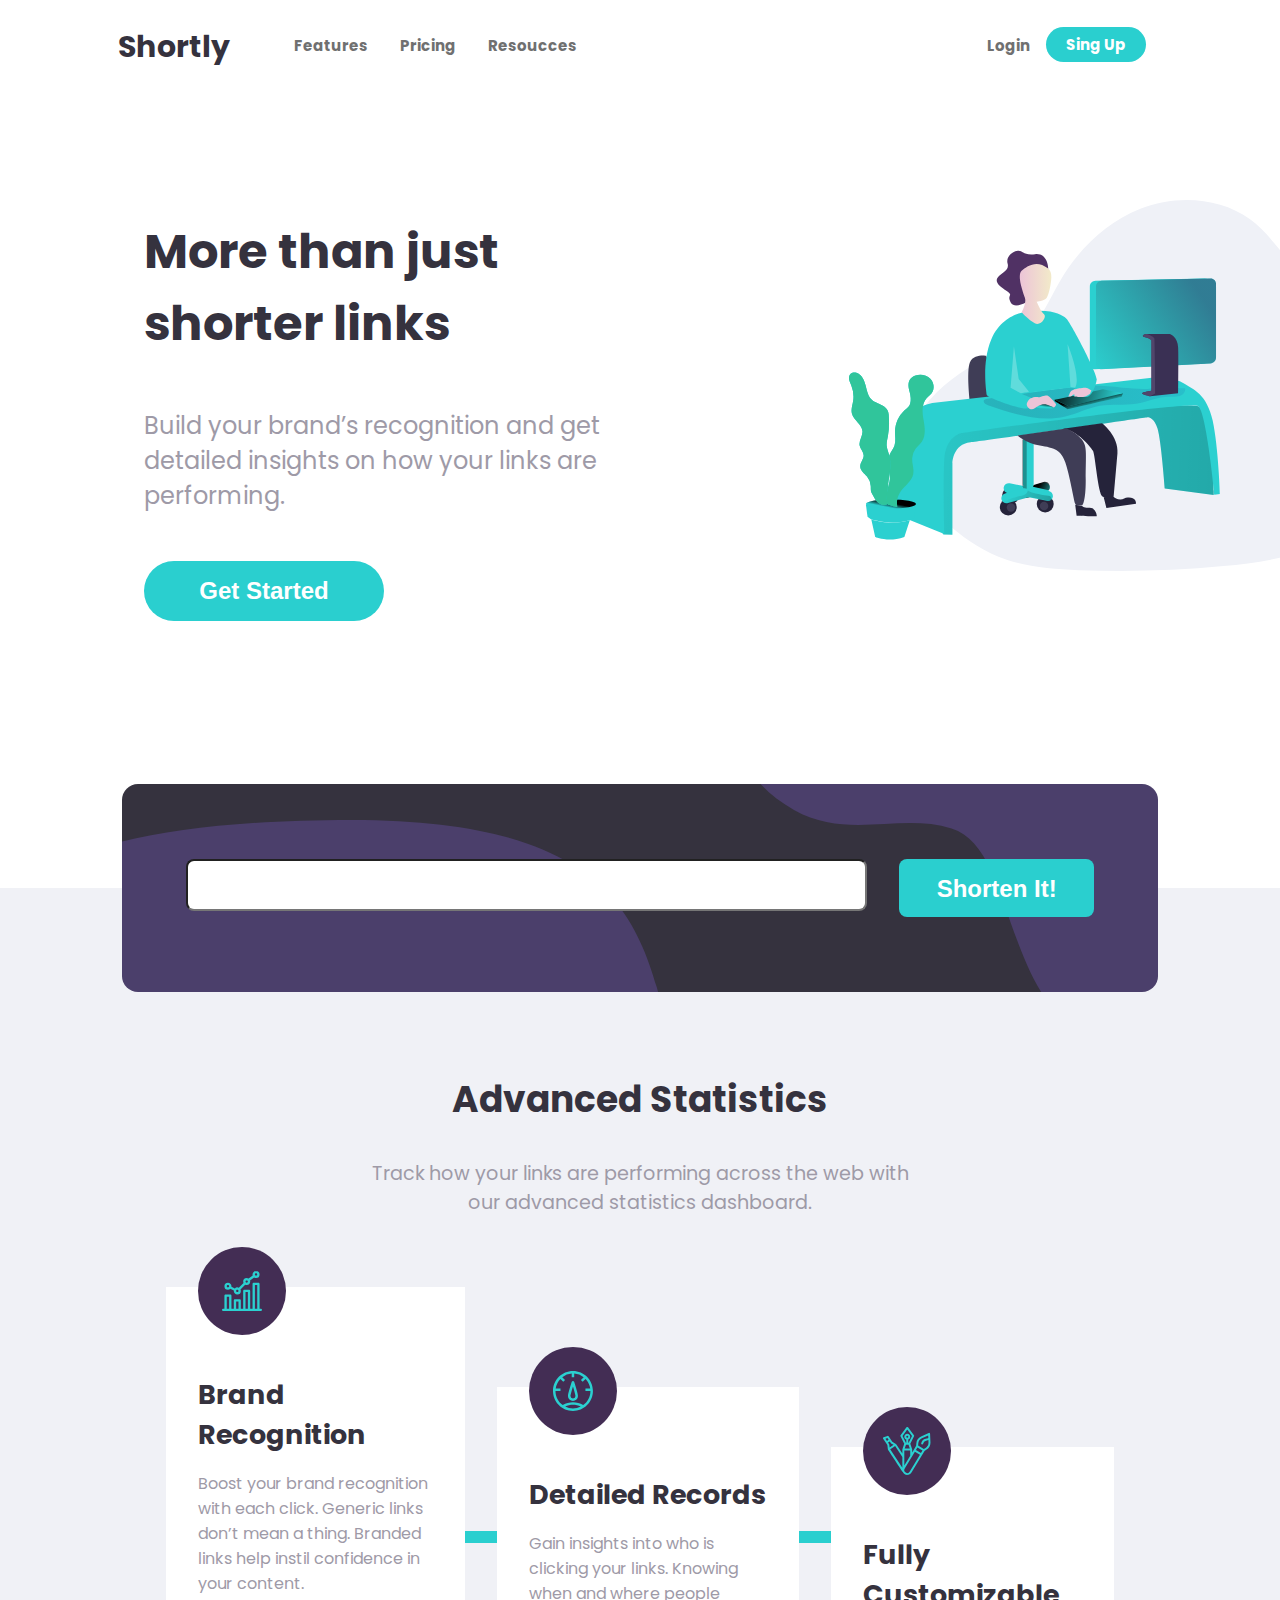
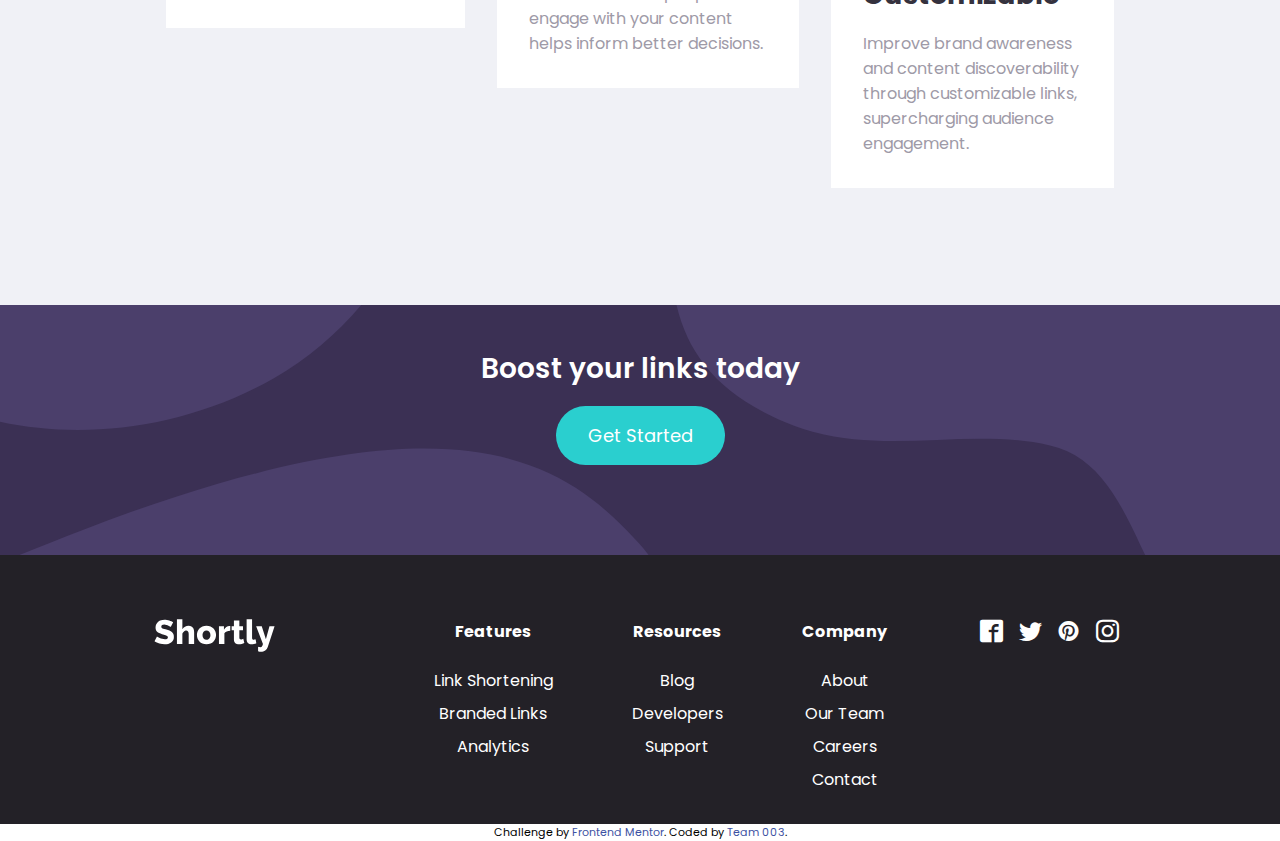
<file: index.html>
<!DOCTYPE html>
<html lang="en">
  <head>
    <meta charset="UTF-8" />
    <meta name="viewport" content="width=device-width, initial-scale=1.0" />
    <!-- displays site properly based on user's device -->
    <script src="menu.js"></script>
    <link rel="stylesheet" href="fonts/style.css">
    <style>
      @import url('https://fonts.googleapis.com/css2?family=Poppins:wght@600&display=swap');
      </style>
    <link rel="stylesheet" href="https://cdnjs.cloudflare.com/ajax/libs/font-awesome/4.7.0/css/font-awesome.min.css">
    <link
      rel="icon"
      type="image/png"
      sizes="32x32"
      href="./images/favicon-32x32.png"
    />
    <link
      rel="stylesheet"
      href="https://cdnjs.cloudflare.com/ajax/libs/font-awesome/5.15.1/css/all.min.css"
      integrity="sha512-+4zCK9k+qNFUR5X+cKL9EIR+ZOhtIloNl9GIKS57V1MyNsYpYcUrUeQc9vNfzsWfV28IaLL3i96P9sdNyeRssA=="
      crossorigin="anonymous"
    />

    <title>Frontend Mentor | Shortly URL shortening API Challenge</title>
    <link rel="stylesheet" href="./style.css" />

    <!-- Feel free to remove these styles or customise in your own stylesheet 👍 -->
    <style>
      .attribution {
        font-size: 11px;
        text-align: center;
      }
      .attribution a {
        color: hsl(228, 45%, 44%);
      }
    </style>
  </head>
  <body>
    <div class="container-nav">
      <div class="topnav" id="myTopnav">
          <a href="" class="short-logo">Shortly</a>
          <div style class="button-responsive">
              <a disabled ></a>
              <a href="" class="text-color">Features</a>
              <a href="" class="text-color" >Pricing
              <a href=""class="text-color" >Resoucces<hr></a>
              <div class="button-right">
                  <a href="" class="text-color">Login</a>
                  <a href="" class="button-sing" >Sing Up</a>
                  <a style="position: absolute;" href=""></a>  
                  <a disabled ></a>
              </div>
          </div>
          <a href="javascript:void(0);" class="icon" onclick="myFunction()"><i class="fa fa-bars"></i></a>
    </div>
</div>
    <main class="main container">
      <!-- Aquí va segunda seccion información e imagen-->
      <div class="container-img">
        <img class="img-people" src="./images/illustration-working.svg" alt="" />
      </div>
      <div>
        <h1>More than just shorter links</h1>
        <p>
          Build your brand’s recognition and get detailed insights on how your
          links are performing.
        </p>
        <button class="getStarted">Get Started</button>
      </div>
    </main>
    <div class="container">
      <!-- Aquí va cuarta seccion listado de links-->
      <div class="wrapper">
        <div class="short-link">
          <!-- Aquí va tercera seccion formulario de shoten it-->
          <div class="input-group" id="input">
            <input type="text" id="linkToShort" />
            <small id="addLinkMsg">please add a link</small>
          </div>
          <button
            class="shortenIt shortenItButton"
            onclick="shorthLink(document.getElementById('linkToShort').value)"
          >
            Shorten It!
          </button>
        </div>
      </div>

      <div class="list-links" id="listedLinks">
      </div>

      <div class="statistics">
        <!-- Aquí va quinta seccion estadisticas avanzadas-->
        <h1>Advanced Statistics</h1>

        <p>
          Track how your links are performing across the web with our advanced
          statistics dashboard.
        </p>

        <!-- Aquí va sexta seccion cards-->
        <!-- card 1-->
        <div class="wrapper-cards">
          <div class="card">
            <div class="image">
              <img src="./images/icon-brand-recognition.svg" alt="" />
            </div>
            <h2>Brand Recognition</h2>
            <p>
              Boost your brand recognition with each click. Generic links don’t
              mean a thing. Branded links help instil confidence in your
              content.
            </p>
          </div>
          <!-- card 2-->
          <div class="card">
            <div class="image">
              <img src="./images/icon-detailed-records.svg" alt="" />
            </div>
            <h2>Detailed Records</h2>
            <p>
              Gain insights into who is clicking your links. Knowing when and
              where people engage with your content helps inform better
              decisions.
            </p>
          </div>
          <!-- card 3-->

          <div class="card">
            <div class="image">
              <img src="./images/icon-fully-customizable.svg" alt="" />
            </div>
            <h2>Fully Customizable</h2>
            <p>
              Improve brand awareness and content discoverability through
              customizable links, supercharging audience engagement.
            </p>
          </div>
        </div>
      </div>
    </div>

    <div class="boost">
      <!-- Aquí va septima seccion-->
      <div class="container">
        <div class="boostContent">
          <div id="boostLabelDiv">
            <label for="boost" class="boostLabel">
              Boost your links today
            </label>
          </div>
          <div id="getBoostdivider">
            <a class="getBoost" href="#">
              Get Started
            </a>
          </div>
        </div>
      </div>
    </div>
<footer class="footer">
    <!-- Aquí va sexta seccion footer-->
    <div class="container">
      <div class="footerContent">
        <div class="imgFooterContent">
          <img src="./images/logo.svg" alt="" class="footerLogoFilter" />
        </div>
        <div class="featuresFooter">
          <h1 for="Features" class="footerLabelTitle">Features</h1>
          <label for="LinkShortening">Link Shortening</label>
          <label for="BrandedLinks">Branded Links</label>
          <label for="Analytics">Analytics</label>
        </div>
        <div class="resourcesFooter">
          <h1 for="Resources" class="footerLabelTitle">Resources</h1>
          <label for="Blog">Blog</label>
          <label for="Developers">Developers</label>
          <label for="Support">Support</label>
        </div>

        <div class="companyFooter">
          <h1 for="Company" class="footerLabelTitle">Company</h1>
          <label for="About">About</label>
          <label for="Our Team">Our Team</label>
          <label for="Careers">Careers</label>
          <label for="Contact">Contact</label>
        </div>

        <div class="socialNetworksFooter">
          <label><i><img alt=""> <span class="icon-facebook2"></span></i></label>
          <label><i><img alt=""><span class="icon-twitter"></span></i></label>
          <label><i><img alt=""><span class="icon-pinterest"></span></i></label>
          <label><i><img alt=""><spanc class="icon-instagram"></span></i></label>
        </div>
      </div>
    </div>
  </footer>

    <div class="attribution">
      Challenge by
      <a href="https://www.frontendmentor.io?ref=challenge" target="_blank">
        Frontend Mentor</a>.
        Coded by <a href="#">Team 003</a>.
    </div>
    <script type="text/javascript" src="./javascript.js"></script>
  </body>
</html>
</file>
<file: fonts/style.css>
@font-face {
  font-family: 'icomoon';
  src:  url('icomoon.eot?ax2tjq');
  src:  url('icomoon.eot?ax2tjq#iefix') format('embedded-opentype'),
    url('icomoon.ttf?ax2tjq') format('truetype'),
    url('icomoon.woff?ax2tjq') format('woff'),
    url('icomoon.svg?ax2tjq#icomoon') format('svg');
  font-weight: normal;
  font-style: normal;
  font-display: block;
}

[class^="icon-"], [class*=" icon-"] {
  /* use !important to prevent issues with browser extensions that change fonts */
  font-family: 'icomoon' !important;
  speak: never;
  font-style: normal;
  font-weight: normal;
  font-variant: normal;
  text-transform: none;
  line-height: 1;

  /* Better Font Rendering =========== */
  -webkit-font-smoothing: antialiased;
  -moz-osx-font-smoothing: grayscale;
}

.icon-facebook2:before {
  content: "\ea91";
  font-size:23px;
}
.icon-instagram:before {
  content: "\ea92";
  font-size:23px;
}
.icon-twitter:before {
  content: "\ea96";
  font-size:23px;
}
.icon-pinterest:before {
  content: "\ead1";
  font-size:23px;
}
.icon-pinterest:hover,.icon-twitter:hover,.icon-instagram:hover,.icon-facebook2:hover {
  content: "\ead1";
  font-size:23px;
  color:#2acfcf;
  
}
</file>
<file: style.css>
@import url("https://fonts.googleapis.com/css2?family=Poppins:wght@500;700&display=swap");
* {
  margin: 0px;
  padding: 0px;
}

body {
  font-size: 18px;
  font-family: "Poppins", sans-serif;
}

a {
  text-decoration: none;
}

p {
  font-size: 1.5rem;
  color: #9e9aa7;
}
.main, .statistics h1,h2{
  color:#35323e;
}

.container-nav {
  width: 84%;
  max-width: 92%;
  height: auto;
  margin: auto;
  height: 200px;

}

.topnav {
  overflow: hidden;
  margin: auto;
  position: relative;
}

hr {
  display: none;
}

.topnav a {
  margin: auto;
  float: left;
  display: block;
  text-align: center;
  padding: 14px 16px;
  text-decoration: none;
}

.short-logo {
  position: relative;
  top:10px;
  font-size: 30px;
  font-weight: bold;
  color: #35323e;
  font-family: "Poppins", sans-serif;
}

.text-color {
  font-size: 15px;
  font-weight: bold;
  color: #707070;
  position: relative;
  top: 20px;
}

.text-color:hover {
  font-size: 15px;
  font-weight: bold;
  color: #35323e;
  transition-duration: 1s;
  position: relative;
  top: 20px;
}

.topnav .button-right {
  float: right;
}

.button-right .button-sing {
  font-weight: bold;
  position: relative;
  top: 27px;
  background: #2acfcf;
  padding: 6px 20px;
  color: white;
  border-radius: 30px;
  font-size: 15px;
}

.button-right .button-sing:hover {
  font-weight: bold;
  position: relative;
  top: 27px;
  background: #9be3e2;
  padding: 6px 20px;
  color: white;
  border-radius: 30px;
  font-size: 15px;
}

.topnav .icon {
  display: none;
  position: absolute;
  right: 0;
  top: 0px;
}


.main {
  height: auto;
  display: flex;
  flex-direction: column;
}
.main :nth-child(1) {
  overflow: hidden;
}
.main :nth-child(1) img {
  width: 120%;
  height: auto;
  object-position: 2rem 0%;
}
.main :nth-child(2) {
  margin: 1rem;
  display: flex;
  flex-direction: column;
  align-items: center;
}
.main :nth-child(2) h1 {
  font-size: 3rem;
  text-align: center;
}
.main :nth-child(2) p {
  padding: 2rem;
  text-align: center;
}
.main :nth-child(2) button {
  background-color: #2acfcf;
  color: white;
  padding: 1rem;
  padding-left: 2rem;
  padding-right: 2rem;
  font-weight: 700;
  font-size: 1.5rem;
  border: #2acfcf;
  border-radius: 2rem;
  width: 15rem;
}
.main :nth-child(2) button:hover {
  color: white;
  background-color: #9be3e2;
}

.wrapper {
  padding: 2rem;
  background: linear-gradient(0deg, #f0f1f6 50%, #ffffff 50%);
}

.short-link {
  height: 16rem;
  background-color: #35323e;
  display: flex;
  flex-direction: column;
  justify-content: space-evenly;
  padding: 2rem;
  background-image: url("./images/bg-shorten-mobile.svg");
  background-repeat: no-repeat;
  background-size: 30rem 13rem;
  background-position: top right;
  border-radius: 1rem;
}
.short-link .input-group {
  display: flex;
  flex-direction: column;
}
.short-link .input-group input {
  height: 3rem;
  border-radius: 0.5rem;
}
.short-link .input-group small {
  display: none;
}
.short-link .input-error input {
  border: #f46262 0.2rem solid;
}
.short-link .input-error small {
  color: #f46262;
  display: block;
}
.short-link button {
  border-radius: 0.5rem;
  background-color: #2acfcf;
  color: white;
  padding: 1rem;
  padding-left: 2rem;
  padding-right: 2rem;
  font-weight: 700;
  font-size: 1.5rem;
  border: #2acfcf;
}
.short-link button:hover {
  color: white;
  background-color: #9be3e2;
}

.container .wrapper,
.container .link-card,
.container .statistics,
.container .list-links {
  background-color: #f0f1f6;
}

.list-links > :nth-child(1) {
  padding-top: 2rem;
}

.link-card {
  padding: 2rem;
  padding-top: 0rem;
}
.link-card .original-link,
.link-card .shortened-link {
  background-color: #ffffff;
  padding: 1rem;
}
.link-card .original-link p,
.link-card .shortened-link p {
  color: #35323e;
  margin-bottom: 1rem;
  font-size: 1rem;
  margin: 0;
}
.link-card .original-link {
  margin-bottom: 0.2rem;
  border-radius: 0.5rem 0.5rem 0rem 0rem;
}
.link-card .shortened-link {
  display: flex;
  flex-direction: column;
  border-radius: 0rem 0rem 0.5rem 0.5rem;
}
.link-card .shortened-link p {
  margin-bottom: 1rem;
  color: #2acfcf;
}
.link-card .shortened-link .copy {
  background-color: #2acfcf;
  color: white;
  padding: 1rem;
  padding-left: 2rem;
  padding-right: 2rem;
  font-weight: 700;
  font-size: 1.5rem;
  border: #2acfcf;
  height: 2.5rem;
  padding: 0rem;
}
.link-card .shortened-link .copy:hover {
  color: white;
  background-color: #9be3e2;
}
.link-card .shortened-link .copied {
  background-color: #35323e;
}

.statistics {
  height: auto;
  padding: 3rem;
  text-align: center;
}
.statistics p {
  font-size: 1.2rem;
  margin-top: 2rem;
}
.statistics .wrapper-cards {
  background: linear-gradient(
    90deg,
    #f0f1f6 48%,
    #2acfcf 48%,
    #2acfcf 52%,
    #f0f1f6 48%
  );
}
.statistics .card {
  background-color: #ffffff;
  padding: 0rem 2rem 2rem 2rem;
  margin-top: 5rem;
}
.statistics .card .image {
  width: 2.5rem;
  height: 2.5rem;
  background-color: #432d54;
  padding: 1.5rem;
  border-radius: 4rem;
  display: flex;
  justify-content: center;
  align-items: center;
  margin: auto;
  transform: translateY(-2.5rem);
}
.statistics .card p {
  font-size: 1rem;
}

.boost {
  height: 18.75rem;
  background-color: #3b3054;
  background-image: url("./images/bg-boost-mobile.svg");
  background-repeat: no-repeat;
  background-position: right;
}
.boost .container {
  display: flex;
  justify-content: center;
  align-items: center;
}
.boost .boostContent {
  position: absolute;
  margin-top: 8rem;
}
.boost #boostLabelDiv {
  display: flex;
  justify-content: center;
}
.boost .boostLabel {
  color: white;
  font-size: 1.75rem;
  font-weight: 525;
  margin: 0 auto;
}
.boost #getBoostdivider {
  display: flex;
  justify-content: center;
}
.boost .getBoost {
  background-color: #2acfcf;
  color: white;
  padding: 1rem;
  padding-left: 2rem;
  padding-right: 2rem;
  border-radius: 2rem;
  margin-top: 1rem;
  max-width: 7rem;
  position: absolute;
}
.boost .getBoost:hover {
  color: white;
  background-color: #9be3e2;
}

.footer {
  height: auto;
  background-color: #232127;
  color: #ffffff;
  font-size: 1.25rem;
  padding: 2rem;
}
.footer label:hover{
 
  color:#2acfcf;
 
}
.footer .imgFooterContent {
  height: 1.5rem;
}
.footer .imgFooterContent .footerLogoFilter {
  filter: invert(100%) sepia(100%) saturate(100%) hue-rotate(100deg)
    brightness(1000%) contrast(100%);
}
.footer .imgFooterContent,
.footer .featuresFooter,
.footer .resourcesFooter,
.footer .companyFooter {
  display: flex;
  flex-direction: column;
  align-items: center;
  margin-top: 2rem;
}
.footer .imgFooterContent label,
.footer .featuresFooter label,
.footer .resourcesFooter label,
.footer .companyFooter label {
  margin-top: 0.5rem;
  font-size: 1rem;
  cursor: pointer;
}
.footer .imgFooterContent h1,
.footer .featuresFooter h1,
.footer .resourcesFooter h1,
.footer .companyFooter h1 {
  font-size: 1rem;
  margin-bottom: 1rem;
}
.footer .socialNetworksFooter {
  width: 60%;
  display: flex;
  justify-content: space-around;
  margin: auto;
  margin-top: 2rem;
}

@media (min-width: 915px) {
  .footer .imgFooterContent {
    margin-right: 5rem;
  }
  .footer .footerContent {
    width: 80%;
    margin: auto;
    display: flex;
    flex-direction: row;
    justify-content: space-between;
  }
  .footer .footerContent .socialNetworksFooter {
    width: 10rem;
    justify-content: space-around;
    margin: 2rem 0rem 0rem 0rem;
  }
}
@media screen and (max-width: 800px) {
  .topnav a:not(:first-child) {
    display: none;
  }

  .topnav a.icon {
    position: absolute;
    color: #999;
    font-size: 35px;
    float: right;
    display: block;
  }

  .button-float {
    position: relative;
    top: 0px;
    left: 0px;
  }
}
@media screen and (max-width: 800px) {
  .button-float {
    position: relative;
    top: 0px;
    left: 0%;
  }

  .topnav.responsive {
    position: relative;
    padding: none;
    margin-top: none;
  }

  .topnav.responsive .icon {
    position: absolute;
    right: 0px;
    top: 0;
  }

  .topnav.responsive a {
    float: none;
    display: block;
  }

  .topnav.responsive .short-logo {
    float: none;
    display: block;
    text-align: left;
  }

  .button-responsive {
    position: relative;
    background: #432d54;
    border-radius: 10px;
    color: white;
    margin-top: 20px;
  }

  .button-responsive hr {
    color: #766381;
    position: relative;
    top: 20px;
    display: block;
  }

  .button-responsive a {
    margin-top: 20px;
    color: white;
    margin: 10px;
    text-align: center;
    display: inline;
    font-size: 18px;
  }

  .topnav .button-right {
    text-align: center;
    display: inline;
  }

  .topnav .button-right {
    float: none;
  }

  .button-right .button-sing {
    position: relative;
    top: 5px;
    font-size: 18px;
    background: #2acfcf;
    padding: 12px 15px;
    margin: 29px;
    border-radius: 30px;
  }

  .button-right .button-sing:hover {
    position: relative;
    top: 5px;
    background: #9be3e2;
    padding: 12px 15px;
    margin: 29px;
    font-size: 18px;
    border-radius: 30px;
  }
}
@media (min-width: 915px) {
  .container {
    width: 100%;
    margin: auto;
  }
  .container-img{
    position: relative;
    top:0px;
    left:100px;
    width:900px;
    height: 1000px;
  }
  .container .short-link {
    width: 80%;
    margin: auto;
    height: 9rem;
    flex-direction: row;
    align-items: center;
    background-image: url("./images/bg-shorten-desktop.svg");
    background-size: 100% 100%;
  }
  .container .short-link .input-group {
    width: 70%;
    height: 3.6rem;
  }
  .container .short-link button {
    width: 20%;
    height: 3.6rem;
  }
  .container .list-links {
    width: 100%;
  }
  .container .list-links .link-card {
    width: 80%;
    margin: auto;
    display: flex;
    flex-direction: row;
    align-content: center;
  }
  .container .list-links .link-card .original-link {
    width: 60%;
    height: 3.8rem;
    border-radius: 0rem;
    display: flex;
    align-items: center;
  }
  .container .list-links .link-card .shortened-link {
    width: 40%;
    display: flex;
    flex-direction: row;
    height: 3.8rem;
    border-radius: 0rem;
    justify-content: space-around;
    align-items: center;
  }
  .container .list-links .link-card .shortened-link button {
    width: 10rem;
    border-radius: 0.5rem;
  }
  .container .list-links .link-card .shortened-link p {
    margin: 0rem;
  }
  .container .statistics {
    height: auto;
    display: flex;
    flex-direction: column;
    align-items: center;
  }
  .container .statistics p {
    width: 35rem;
  }
  .container .statistics .wrapper-cards {
    display: flex;
    width: 80%;
    height: 40rem;
    background: linear-gradient(
      0deg,
      #f0f1f6 49%,
      #2acfcf 49%,
      #2acfcf 51%,
      #f0f1f6 41%
    );
    align-items: center;
  }
  .container .statistics .wrapper-cards .card {
    margin: 0rem;
    height: auto;
  }
  .container .statistics .wrapper-cards .card p,
  .container .statistics .wrapper-cards .card h2 {
    text-align: left;
  }
  .container .statistics .wrapper-cards .card p {
    margin-top: 1rem;
    width: auto;
  }
  .container .statistics .wrapper-cards .card .image {
    margin: 0;
  }
  .container .statistics .wrapper-cards > :nth-child(1) {
    transform: translateY(-5rem);
  }
  .container .statistics .wrapper-cards > :nth-child(2) {
    margin: 2rem;
  }
  .container .statistics .wrapper-cards > :nth-child(3) {
    transform: translateY(5rem);
  }

  .main {
    height: 34.5rem;
    width: 80%;
    flex-direction: row;
  }
  .main > :nth-child(1) {
    order: 2;
  }
  .main > :nth-child(2) {
    order: 1;
  }
  .main > :nth-child(2) p {
    padding-left: 0px;
    margin-left: 0px;
  }
  .main > :nth-child(2) p,
  .main > :nth-child(2) h1 {
    text-align: left;
  }
  .main > :nth-child(2) button {
    align-self: flex-start;
  }

  .boost {
    height: 15.625rem;
    background-image: url("./images/bg-boost-desktop.svg");
  }
  .boost .boostContent {
    position: absolute;
  }
}
@media (min-width: 1100px) {
  .container-img{
    position: relative;
    top:0px;
    left:135px;
    width:1000px;
    height: 1000px;
  }
}

/*# sourceMappingURL=style.css.map */
</file>
